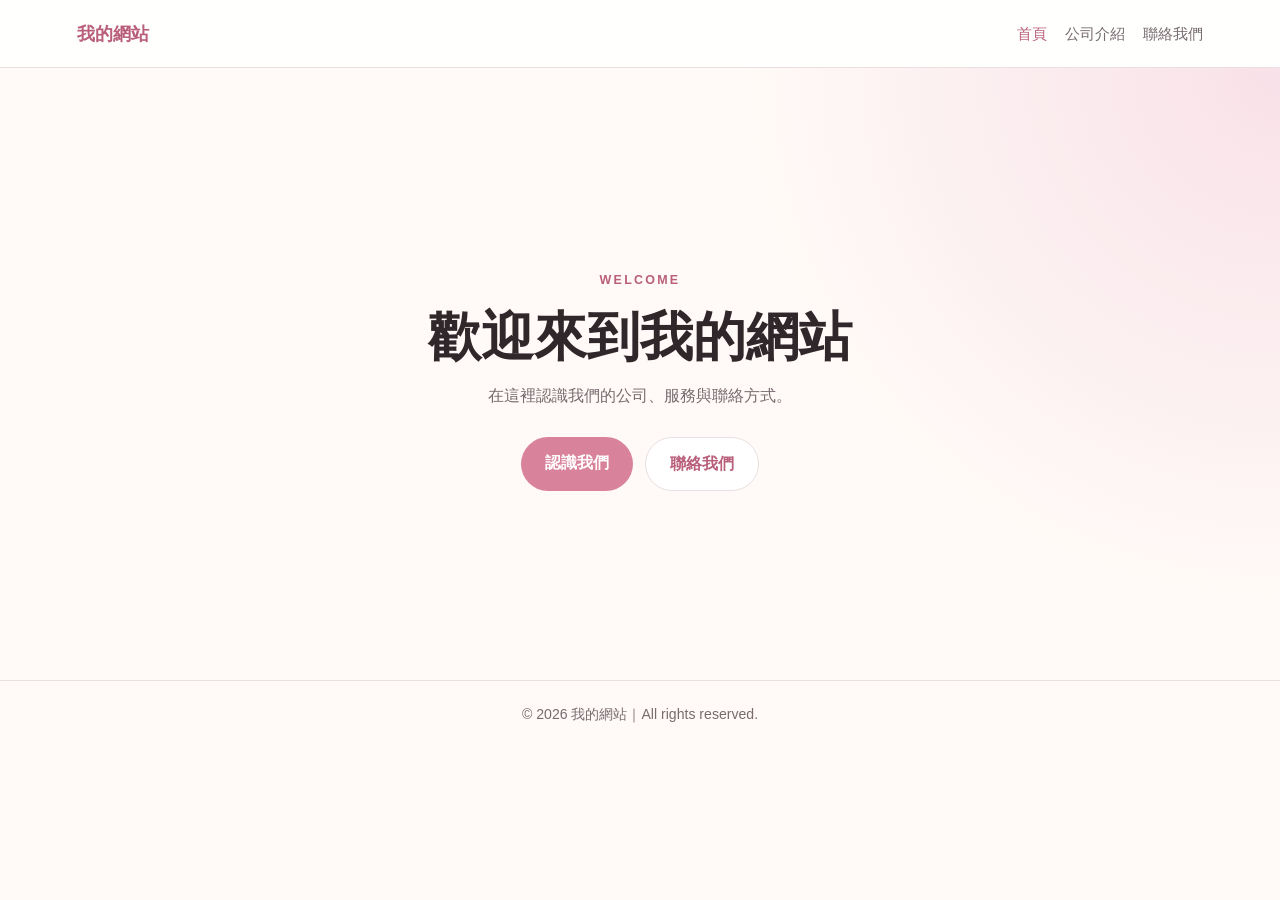
<file: index.html>
<!DOCTYPE html>
<html lang="zh-Hant">
<head>
  <meta charset="UTF-8">
  <meta name="viewport" content="width=device-width, initial-scale=1.0">
  <title>首頁｜我的網站</title>
  <link rel="stylesheet" href="style.css">
</head>
<body>
  <header class="site-header">
    <a class="logo" href="index.html">我的網站</a>
    <nav>
      <a class="active" href="index.html">首頁</a>
      <a href="about.html">公司介紹</a>
      <a href="contact.html">聯絡我們</a>
    </nav>
  </header>

  <main class="hero">
    <p class="eyebrow">WELCOME</p>
    <h1>歡迎來到我的網站</h1>
    <p class="lead">在這裡認識我們的公司、服務與聯絡方式。</p>
    <div class="actions">
      <a class="button" href="about.html">認識我們</a>
      <a class="button button-light" href="contact.html">聯絡我們</a>
    </div>
  </main>

  <footer>© 2026 我的網站｜All rights reserved.</footer>
</body>
</html>
</file>
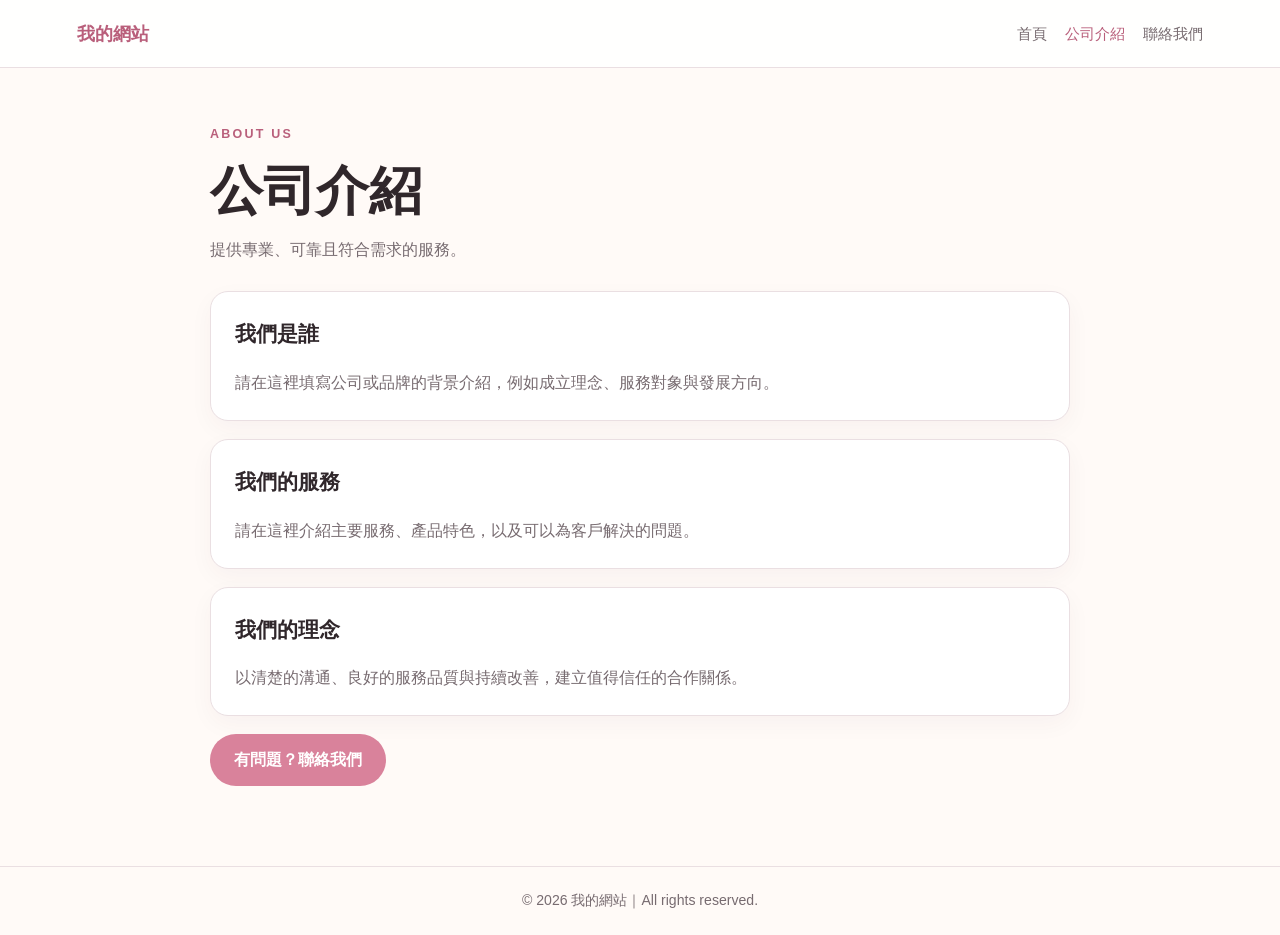
<file: about.html>
<!DOCTYPE html>
<html lang="zh-Hant">
<head>
  <meta charset="UTF-8">
  <meta name="viewport" content="width=device-width, initial-scale=1.0">
  <title>公司介紹｜我的網站</title>
  <link rel="stylesheet" href="style.css">
</head>
<body>
  <header class="site-header">
    <a class="logo" href="index.html">我的網站</a>
    <nav>
      <a href="index.html">首頁</a>
      <a class="active" href="about.html">公司介紹</a>
      <a href="contact.html">聯絡我們</a>
    </nav>
  </header>

  <main class="page">
    <p class="eyebrow">ABOUT US</p>
    <h1>公司介紹</h1>
    <p class="lead">提供專業、可靠且符合需求的服務。</p>

    <section class="content-card">
      <h2>我們是誰</h2>
      <p>請在這裡填寫公司或品牌的背景介紹，例如成立理念、服務對象與發展方向。</p>
    </section>
    <section class="content-card">
      <h2>我們的服務</h2>
      <p>請在這裡介紹主要服務、產品特色，以及可以為客戶解決的問題。</p>
    </section>
    <section class="content-card">
      <h2>我們的理念</h2>
      <p>以清楚的溝通、良好的服務品質與持續改善，建立值得信任的合作關係。</p>
    </section>
    <a class="button" href="contact.html">有問題？聯絡我們</a>
  </main>

  <footer>© 2026 我的網站｜All rights reserved.</footer>
</body>
</html>
</file>
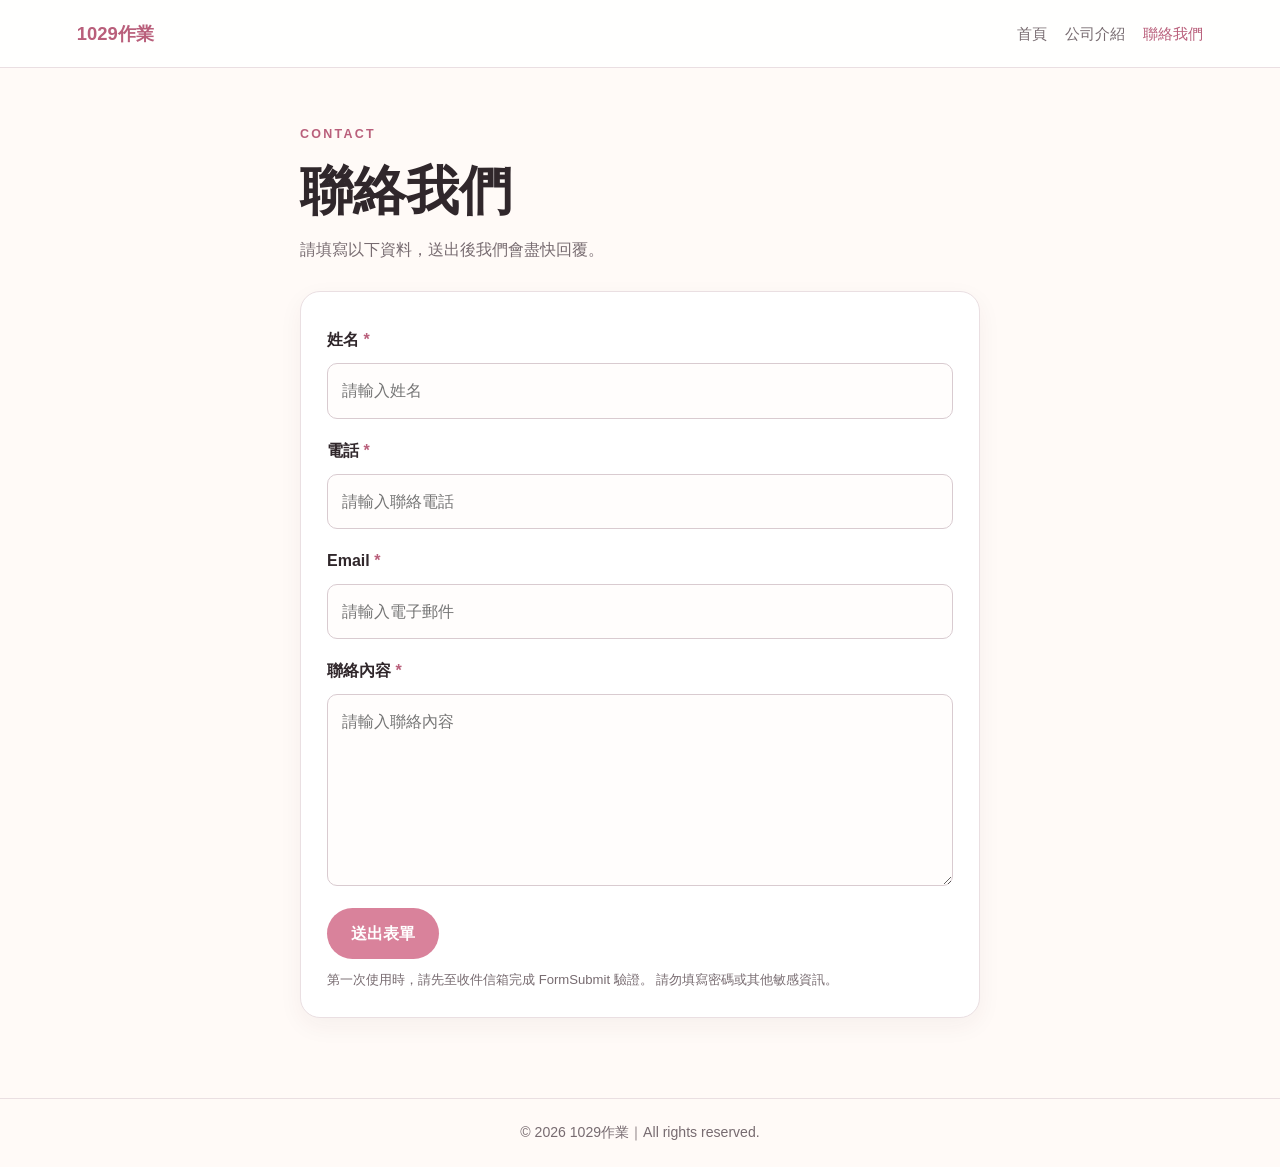
<file: contact.html>
<!DOCTYPE html>
<html lang="zh-Hant">
<head>
  <meta charset="UTF-8">
  <meta name="viewport" content="width=device-width, initial-scale=1.0">
  <meta name="description" content="1029作業聯絡表單">
  <title>聯絡我們｜1029作業</title>
  <link rel="stylesheet" href="style.css">
  <style>
    .form-status {
      margin-top: 12px;
      padding: 12px;
      border-radius: 8px;
      display: none;
    }
    .form-status.show {
      display: block;
    }
    .form-status.error {
      background: #fff0f0;
      color: #a32323;
    }
    .form-status.info {
      background: #fff4e5;
      color: #815313;
    }
    .form-status.success {
      background: #eaf8ef;
      color: #216b3b;
    }
    .contact-form button:disabled {
      opacity: .6;
      cursor: wait;
    }
  </style>
</head>
<body>
  <header class="site-header">
    <a class="logo" href="index.html">1029作業</a>
    <nav>
      <a href="index.html">首頁</a>
      <a href="about.html">公司介紹</a>
      <a class="active" href="contact.html">聯絡我們</a>
    </nav>
  </header>

  <main class="page contact-page">
    <p class="eyebrow">CONTACT</p>
    <h1>聯絡我們</h1>
    <p class="lead">請填寫以下資料，送出後我們會盡快回覆。</p>

    <form
      id="contact-form"
      action="https://formsubmit.co/doratsai0711@gmail.com"
      method="POST"
      class="contact-form"
    >
      <input type="hidden" name="_subject" value="1029作業｜收到新的聯絡表單">
      <input type="hidden" name="_template" value="table">

      <label for="from_name">姓名 <span>*</span></label>
      <input
        id="from_name"
        name="姓名"
        type="text"
        autocomplete="name"
        required
        placeholder="請輸入姓名"
      >

      <label for="phone">電話 <span>*</span></label>
      <input
        id="phone"
        name="電話"
        type="tel"
        autocomplete="tel"
        required
        placeholder="請輸入聯絡電話"
      >

      <label for="reply_to">Email <span>*</span></label>
      <input
        id="reply_to"
        name="Email"
        type="email"
        autocomplete="email"
        required
        placeholder="請輸入電子郵件"
      >

      <label for="message">聯絡內容 <span>*</span></label>
      <textarea
        id="message"
        name="聯絡內容"
        rows="6"
        required
        placeholder="請輸入聯絡內容"
      ></textarea>

      <button id="submit-button" class="button" type="submit">
        送出表單
      </button>

      <p id="form-status" class="form-status" role="status" aria-live="polite"></p>

      <p class="form-note">
        第一次使用時，請先至收件信箱完成 FormSubmit 驗證。
        請勿填寫密碼或其他敏感資訊。
      </p>
    </form>
  </main>

  <footer>© 2026 1029作業｜All rights reserved.</footer>

  <script>
    const form = document.getElementById("contact-form");
    const button = document.getElementById("submit-button");
    const statusBox = document.getElementById("form-status");

    form.addEventListener("submit", function (event) {
      if (!form.checkValidity()) {
        return;
      }

      statusBox.textContent =
        "正在送出表單，請稍候。若首次使用，請依照 FormSubmit 寄出的驗證信完成設定。";

      statusBox.className = "form-status show info";
      button.disabled = true;
      button.textContent = "正在送出…";
    });
  </script>
</body>
</html>
</file>
<file: style.css>
* { box-sizing: border-box; }
:root {
  --ink: #30272b;
  --muted: #776b70;
  --pink: #d9829b;
  --pink-dark: #b95f7b;
  --cream: #fffaf7;
  --line: #eadfe2;
  --white: #ffffff;
}
body {
  margin: 0;
  color: var(--ink);
  background: var(--cream);
  font-family: Arial, "Noto Sans TC", "Microsoft JhengHei", sans-serif;
  line-height: 1.7;
}
.site-header {
  display: flex;
  justify-content: space-between;
  align-items: center;
  gap: 20px;
  padding: 18px max(6vw, 20px);
  background: rgba(255,255,255,.92);
  border-bottom: 1px solid var(--line);
}
.logo { color: var(--pink-dark); font-weight: 800; font-size: 1.15rem; text-decoration: none; }
nav { display: flex; flex-wrap: wrap; gap: 18px; }
nav a { color: var(--muted); text-decoration: none; font-size: .95rem; }
nav a:hover, nav a.active { color: var(--pink-dark); }
.hero {
  min-height: 68vh;
  display: flex;
  flex-direction: column;
  align-items: center;
  justify-content: center;
  text-align: center;
  padding: 70px 20px;
  background: radial-gradient(circle at top right, #f8e1e8, transparent 38%), var(--cream);
}
.eyebrow { color: var(--pink-dark); letter-spacing: .18em; font-size: .78rem; font-weight: 700; }
h1 { margin: 0 0 12px; font-size: clamp(2rem, 5vw, 3.3rem); line-height: 1.25; }
h2 { margin-top: 0; font-size: 1.3rem; }
.lead { max-width: 650px; color: var(--muted); margin: 0 0 28px; }
.actions { display: flex; flex-wrap: wrap; justify-content: center; gap: 12px; }
.button {
  display: inline-block;
  border: 0;
  border-radius: 999px;
  padding: 12px 24px;
  background: var(--pink);
  color: white;
  text-decoration: none;
  font: inherit;
  font-weight: 700;
  cursor: pointer;
  transition: .2s ease;
}
.button:hover { background: var(--pink-dark); transform: translateY(-1px); }
.button-light { background: white; color: var(--pink-dark); border: 1px solid var(--line); }
.page { width: min(860px, 90%); margin: 56px auto 80px; }
.content-card {
  margin: 18px 0;
  padding: 24px;
  border: 1px solid var(--line);
  border-radius: 18px;
  background: white;
  box-shadow: 0 8px 24px rgba(70, 35, 48, .04);
}
.content-card p { margin-bottom: 0; color: var(--muted); }
.contact-page { max-width: 680px; }
.contact-form {
  display: grid;
  gap: 10px;
  padding: 26px;
  background: white;
  border: 1px solid var(--line);
  border-radius: 20px;
  box-shadow: 0 8px 24px rgba(70, 35, 48, .05);
}
.contact-form label { margin-top: 8px; font-weight: 700; }
.contact-form label span { color: var(--pink-dark); }
.contact-form input, .contact-form textarea {
  width: 100%;
  padding: 13px 14px;
  border: 1px solid #d9cbd0;
  border-radius: 10px;
  background: #fffdfc;
  color: var(--ink);
  font: inherit;
}
.contact-form input:focus, .contact-form textarea:focus {
  outline: 2px solid #f0c4d1;
  border-color: var(--pink);
}
.contact-form textarea { resize: vertical; }
.contact-form button { justify-self: start; margin-top: 12px; }
.form-status { min-height: 1.5em; margin: 0; font-weight: 700; }
.form-status.success { color: #247447; }
.form-status.error { color: #b42318; }
.form-note { color: var(--muted); font-size: .82rem; margin: 0; }
footer { padding: 22px; text-align: center; color: var(--muted); border-top: 1px solid var(--line); font-size: .88rem; }
@media (max-width: 600px) {
  .site-header { align-items: flex-start; flex-direction: column; }
  nav { gap: 14px; }
  .page { margin-top: 36px; }
  .contact-form { padding: 18px; }
}
</file>
